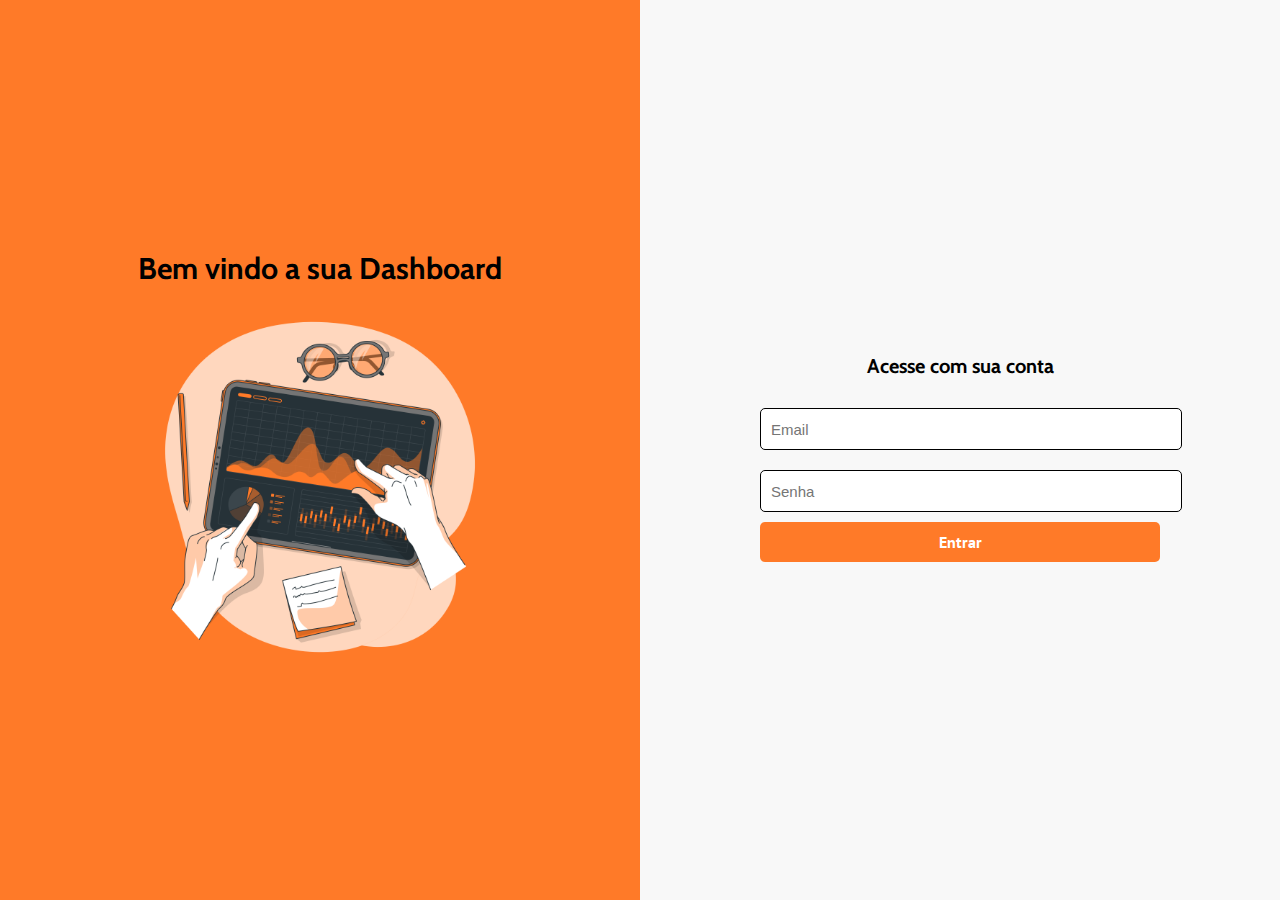
<file: index.html>
<!DOCTYPE html>
<html lang="pt-br">

<head>
    <meta charset="UTF-8">
    <meta name="viewport" content="width=device-width, initial-scale=1.0">
    <title>Acesso a dashboard</title>
    <link href="https://fonts.googleapis.com/css2?family=PT+Sans:ital,wght@0,400;0,700;1,400;1,700&display=swap"
        rel="stylesheet">
    <link href="https://fonts.googleapis.com/css2?family=Cabin:ital,wght@0,400..700;1,400..700&display=swap"
        rel="stylesheet">
    <link rel="stylesheet" href="css/style.css">
</head>

<body>
    <div class="welcome">
        <div class="space">
            <h1>Bem vindo a sua Dashboard</h1>
            <div class="div-img">
                <img src="img/foto.png" alt="" srcset="">
            </div>
        </div>
    </div>
    <div class="container">
        <div class="login-container">
            <h2>Acesse com sua conta</h2>
            <form id="form" method="post">
                <input type="email" placeholder="Email" id="email" required>
                <input type="password" placeholder="Senha" id="password" required>
                <button type="submit">Entrar</button>
            </form>
        </div>
    </div>
</body>
<script type="module" src="./js/login.js"></script>
</html>
</file>
<file: css/style.css>
body {
            margin: 0;
            padding: 0;
            display: flex;
            justify-content: center;
            align-items: center;
            height: 100vh; 
        }
       
.space {
  display: flex;
  flex-direction: column;
  align-items: center;
  justify-content: center;
  width: 560px;
  height: 500px;
  text-align: center;

}
        .welcome{
          display: flex;
          align-items: center;
          justify-content: center;
          width: 50%;
          height: 100vh;
          background-color: #ff7a28;
        }

        .welcome h1{
          font-family: "Cabin", sans-serif;
            font-optical-sizing: auto;
            font-weight: 800;
            font-style: normal;
            margin-bottom: 20px;
            color: #000000;
            font-size: 30px;
        }
.div-img img{
  width: 360px;
  height: auto;
}


.container{
  width: 50%;
  background-color: #f8f8f8;
  height: 100vh;
  display: flex;
  align-items: center;
  justify-content: center;
}

        .login-container {        
            padding: 40px;
            width: 100%;
            max-width: 400px;
            text-align: center;
        }

        .login-container h2 {
  font-family: "Cabin", sans-serif;
  font-optical-sizing: auto;
  font-weight: 800;
  font-style: normal;
  margin-bottom: 20px;
  color: #000000;
  font-size: 20px;
        }

        .login-container input {
            width: 100%;
            padding: 10px;
            margin: 10px 0;
            border: 1px solid #000000;
            border-radius: 5px;
            height: 20px;
            font-size: 15px;
        }

        .login-container button {
              font-family: "PT Sans", sans-serif;
              font-weight: 700;
              font-style: normal;
              color: #000000;
            width: 100%;
            padding: 10px;
            background-color: #ff7a28;
            color: white;
            border: none;
            border-radius: 5px;
            font-size: 16px;
            cursor: pointer;
        }

        .login-container button:hover {
            background-color: #de7838;
              box-shadow: 0 4px 8px rgba(0, 0, 0, 0.1);
        }

      

        .login-container a:hover {
            text-decoration: underline;
        }
</file>
